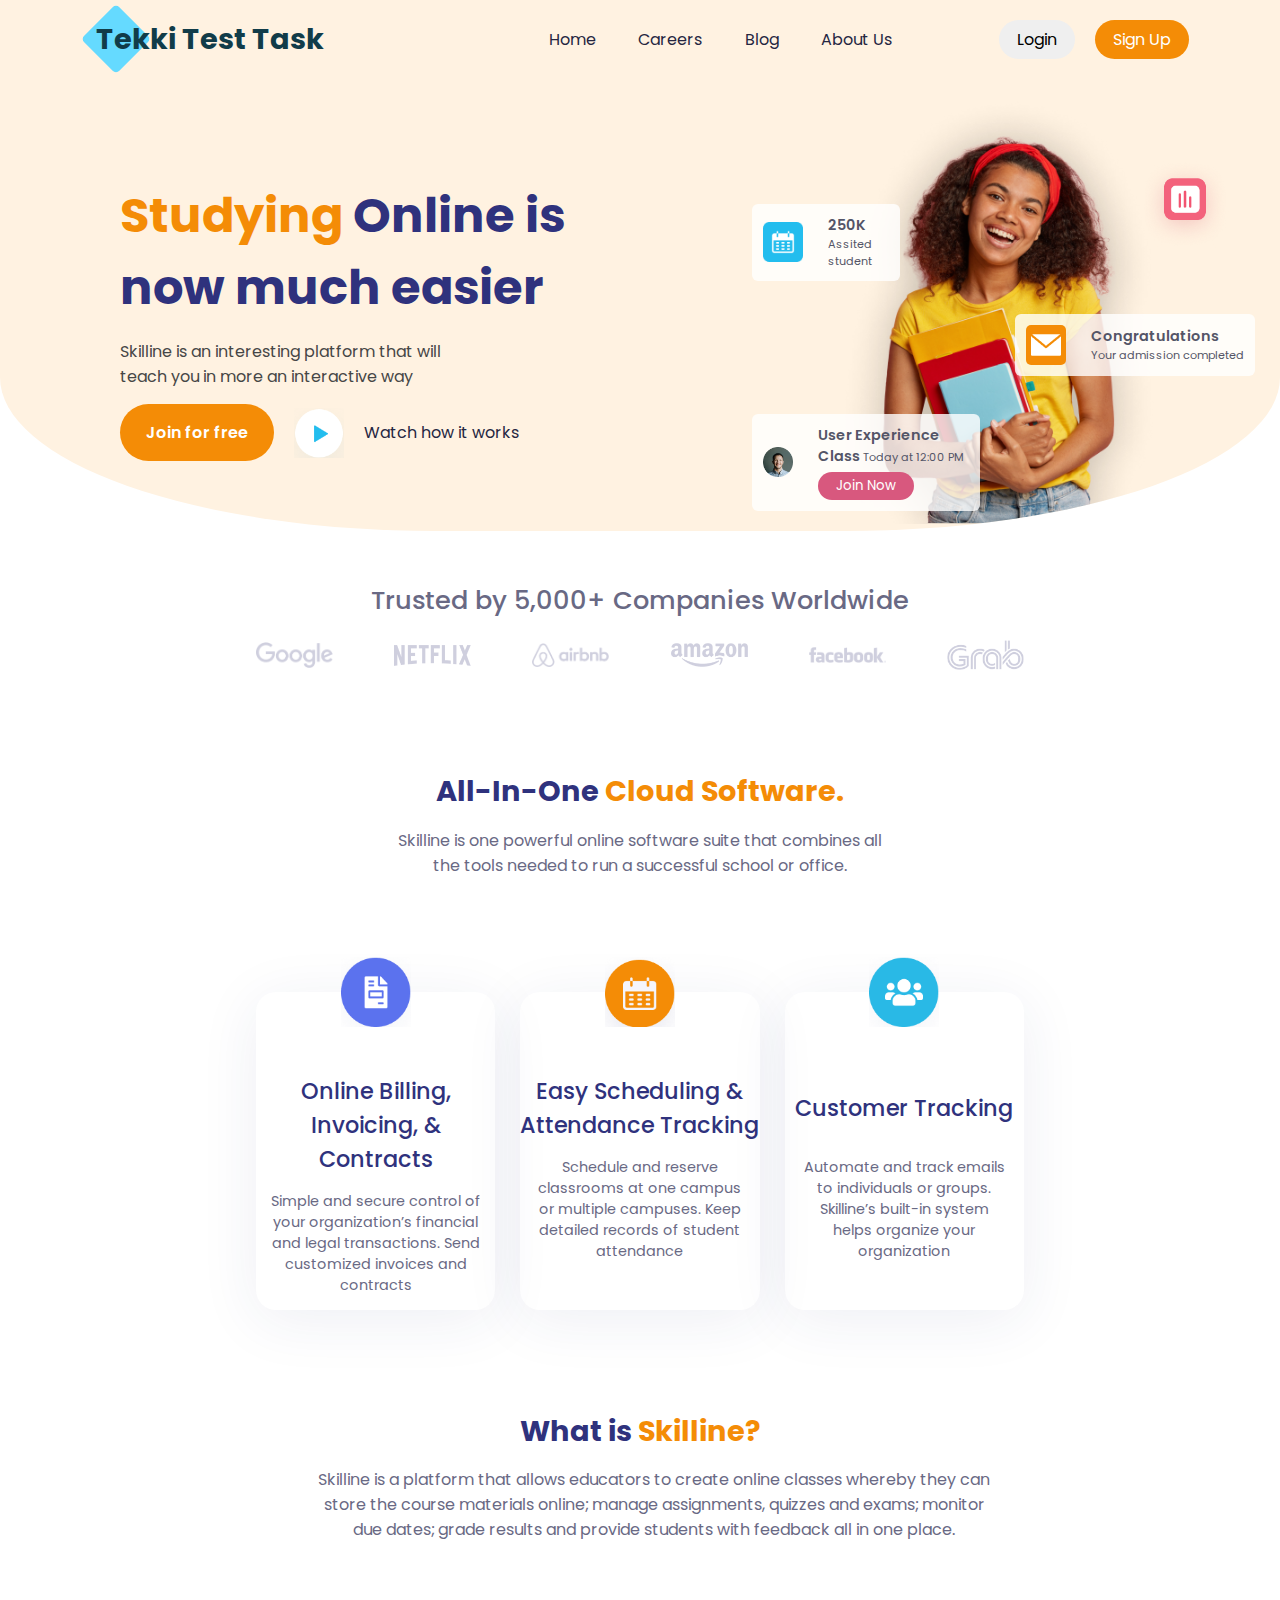
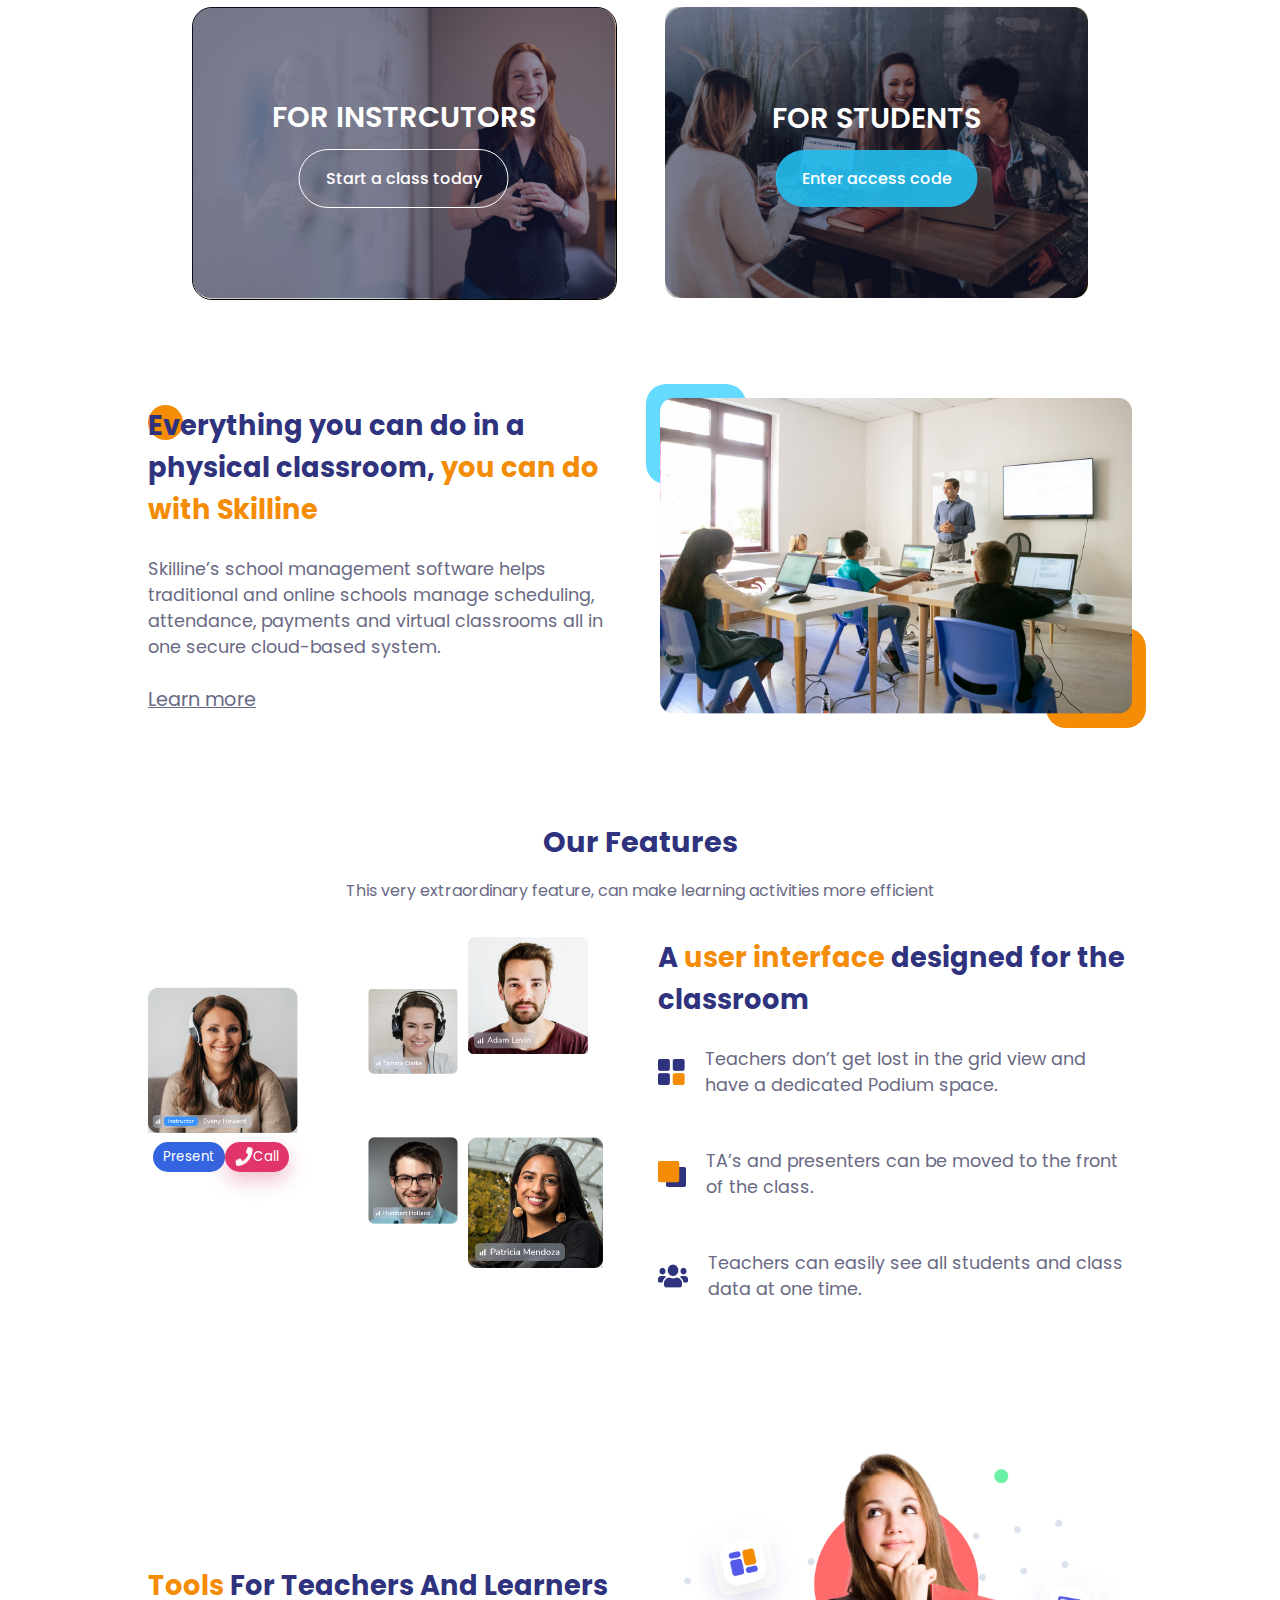
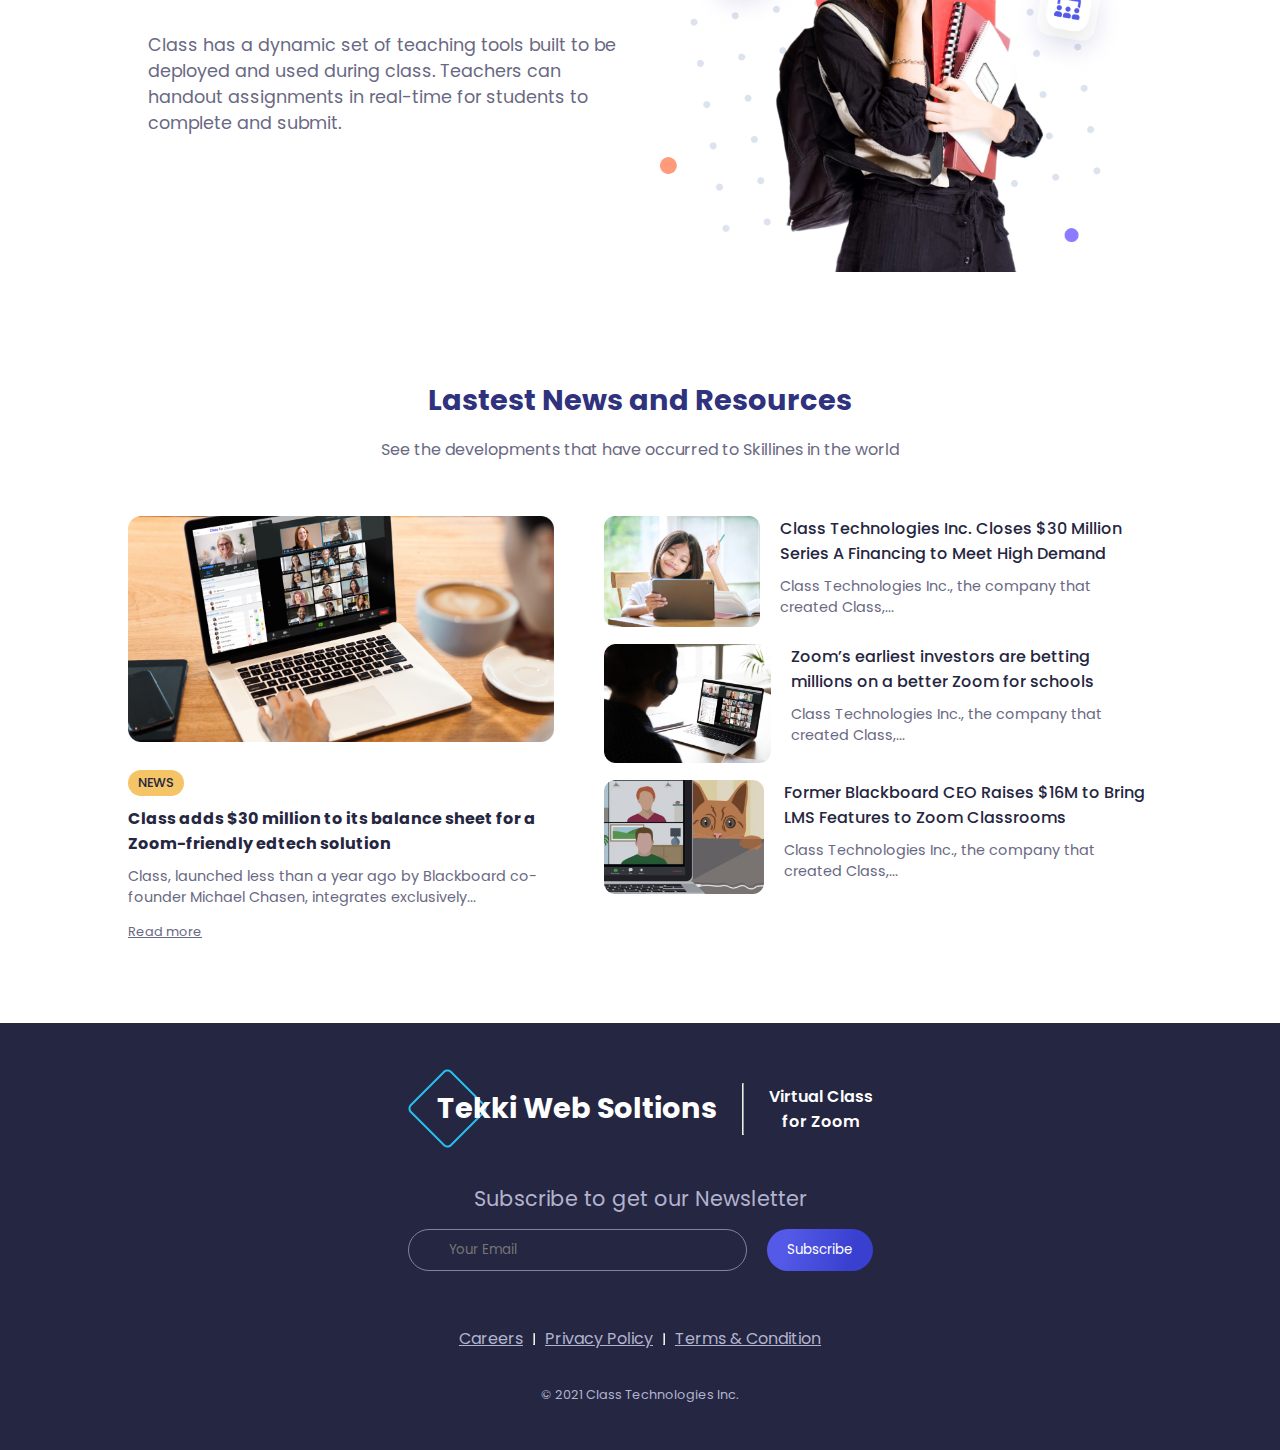
<file: index.html>
<!DOCTYPE html>
<html lang="en">

<head>
    <meta charset="UTF-8">
    <meta name="viewport" content="width=device-width, initial-scale=1.0">
    <title>Document</title>
    <link rel="preconnect" href="https://fonts.googleapis.com">
    <link rel="preconnect" href="https://fonts.gstatic.com" crossorigin>
    <link
        href="https://fonts.googleapis.com/css2?family=Nunito:wght@200;400&family=Open+Sans:wght@400;600&family=Poppins:ital,wght@0,100;0,200;0,300;0,400;0,500;0,600;0,700;0,800;0,900;1,100;1,200;1,300;1,400;1,500;1,600;1,700;1,800;1,900&display=swap"
        rel="stylesheet">
    <link rel="stylesheet" href="./css/style.css">
</head>

<body>
    <section class="main-container">
        <nav>
            <div class="header-label">
                <img src="./images/sky-blue.png" alt="">
                <h2>Tekki Test Task</h2>
            </div>
            <div class="toggle-btn">
                <button id="toggleBtn">Menu</button>
            </div>
            <div class="header-links">
                <ul>
                    <a href="">
                        <li>Home</li>
                    </a>
                    <a href="">
                        <li>Careers</li>
                    </a>
                    <a href="">
                        <li>Blog</li>
                    </a>
                    <a href="">
                        <li>About Us</li>
                    </a>
                </ul>
            </div>
            <div class="header-btns">
                <button class="login">Login</button>
                <button class="register">Sign Up</button>
            </div>
        </nav>
        <!-- main section starts from here -->
        <section class="inner-container">
            <div class="inner-left">
                <div class="inner-left-content">
                    <h1><span>Studying</span> Online is now much easier</h1>
                    <p>Skilline is an interesting platform that will teach you in more an interactive way </p>
                    <div class="content-btns">
                        <button class="join-btn">Join for free</button>
                        <img src="./images/play.png" alt="" class="play">
                        <span>Watch how it works</span>
                    </div>
                </div>
            </div>
            <div class="inner-right">
                <div class="inner-right-img-cntnr">
                    <img src="./images/lovely-teenage-girl-with-curly-hair-posing-yellow-tshirt-min 1.png" alt="">
                </div>
                <div class="badge1">
                    <img src="./images/calendar.png" alt="">
                    <p><span>250K</span> <br> Assited student</p>
                </div>
                <div class="badge2">
                    <img src="./images/email.png" alt="">
                    <p><span>Congratulations
                        </span> <br> Your admission completed</p>
                </div>
                <div class="badge3">
                    <img src="./images/user.png" alt="">
                    <p> <span>User Experience Class
                        </span>Today at 12:00 PM <br>
                        <button>Join Now</button>
                    </p>
                </div>
                <div class="badge4">
                    <img src="./images/insights.png" alt="">
                </div>
            </div>
        </section>
    </section>
    <!-- main top section ends -->
    <div class="socials">
        <h4>Trusted by 5,000+ Companies Worldwide</h4>
        <div class="socials-container">
            <div class="social-logo">
                <img src="./images/google.png" alt="">
            </div>
            <div class="social-logo">
                <img src="./images/netflix.png" alt="">
            </div>
            <div class="social-logo">
                <img src="./images/airbnb.png" alt="">
            </div>
            <div class="social-logo">
                <img src="./images/amazon.png" alt="">
            </div>
            <div class="social-logo">
                <img src="./images/facebook.png" alt="">
            </div>
            <div class="social-logo">
                <img src="./images/grab-logo.png" alt="">
            </div>
        </div>
    </div>
    <!-- benifits section -->
    <section class="benifits-section">
        <div class="benifits-section-heading">
            <h3>All-In-One <span> Cloud Software.</span></h3>
            <p>Skilline is one powerful online software suite that combines all the tools needed to run a successful
                school or office.
            </p>
        </div>
        <div class="cards-container">
            <div class="card">
                <img src="./images/billing.png" alt="">
                <h4 class="card-description">Online Billing,<br> Invoicing, & Contracts
                </h4>
                <p>Simple and secure control of your organization’s financial and legal transactions. Send customized
                    invoices and contracts</p>
            </div>
            <div class="card">
                <img src="./images/attendence.png" alt="">
                <h4 class="card-description">Easy Scheduling & Attendance Tracking</h4>
                <p>Schedule and reserve classrooms at one campus or multiple campuses. Keep detailed records of student
                    attendance</p>
            </div>
            <div class="card">
                <img src="./images/people.png" alt="">
                <h4 class="card-description">Customer Tracking</h4>
                <p>Automate and track emails to individuals or groups. Skilline’s built-in system helps organize your
                    organization </p>
            </div>
        </div>
    </section>
    <!-- skilline section -->
    <section class="skilline-section">
        <div class="skilline-section-heading">
            <h3>What is<span> Skilline?</span></h3>
            <p>Skilline is a platform that allows educators to create online classes whereby they can store the course
                materials online; manage assignments, quizzes and exams; monitor due dates; grade results and provide
                students with feedback all in one place.
            </p>
        </div>
        <div class="skilline-imgs-container">
            <div class="image">
                <img src="./images/instructor.png" alt="" class="black">
                <div class="centered-text">
                    <h3>FOR INSTRCUTORS</h3>
                    <button class="instr-btn">Start a class today</button>
                </div>
                <div class="overlay"></div>
            </div>
            <div class="image">
                <img src="./images/students.png" alt="">
                <div class="centered-text">
                    <h3>FOR STUDENTS</h3>
                    <button class="stu-btn">Enter access code</button>
                </div>
                <div class="overlay" id="light"></div>
            </div>
        </div>
    </section>
    <!-- video section starts from here -->
    <div class="container">
        <div class="text-container">
            <div class="circle-left"> <img src="./images/orange.png" alt=""></div>
            <h3 class="text-heading">Everything you can do in a physical classroom, <span> you can do with Skilline</span>
            </h3>
            <p>Skilline’s school management software helps traditional and online schools manage scheduling, attendance,
                payments and virtual classrooms all in one secure cloud-based system.
            </p>

            <a href="">Learn more</a>
        </div>
        <div class="image-container">
            <div class="left-top"><img src="./images/sky-blue.png" alt=""></div>
            <div class="right-bottom"><img src="./images/orange.png" alt=""></div>
            <img src="./images/class.png" alt="Image">
        </div>
    </div>
    <!-- Our features secion starts from here -->
    <section class="content-top">
        <div class="benifits-section-heading">
            <h3>Our Features</h3>
            <p>This very extraordinary feature, can make learning activities more efficient</p>
        </div>
        <div class="content-section">
            <div class="content-container">
                <div class="content-image-container">
                    <div class="item1"><img src="./images/one.png" alt="Image 1">
                        <div class="btnss">
                            <button class="present">Present</button>
                            <button class="call"><img src="./images/Vector.png" alt="">Call</button>
                        </div>
                    </div>
                    <div class="item2"><img src="./images/two.png" alt="Image 2"></div>
                    <div class="item3"><img src="./images/three.png" alt="Image 3"></div>
                    <div class="item4"><img src="./images/four.png" alt="Image 4"></div>
                    <div class="item5"><img src="./images/five.png" alt="Image 5"></div>
                </div>
                <div class="text-container">
                    <h3 class="text-heading">A <span>user interface </span> designed for the classroom
                    </h3>
                    <div class="list-container">
                        <div class="list"><img src="./images/l1.png" alt="">
                            <p>Teachers don’t get lost in the grid view and have a dedicated Podium space.</p>
                        </div>
                        <div class="list"><img src="./images/l2.png" alt="">
                            <p>TA’s and presenters can be moved to the front of the class.</p>
                        </div>
                        <div class="list"><img src="./images/l3.png" alt="">
                            <p>Teachers can easily see all students and class data at one time.</p>
                        </div>
                    </div>
                </div>
            </div>
        </div>
    </section>
    <!-- <section class="content-section">
        <div class="content-container">
            <div class="text-container">
                <h2>T</h2>
                <p>This is the text content for the second container.</p>
            </div>
            <div class="content-image-container">
                <img src="image6.jpg" alt="Image 6">
            </div>
        </div>
        </section> -->
    <div class="container">
        <div class="text-container">
            <h3 class="text-heading"><span>Tools </span> For Teachers And Learners
            </h3>
            <p>Class has a dynamic set of teaching tools built to be deployed and used during class. Teachers can
                handout assignments in real-time for students to complete and submit.</p>
        </div>
        <div class="image-container">
            <img src="./images/tools-img.png" alt="Image">
        </div>
    </div>
    <!-- Last Section of this page -->
    <section class="last-section">
        <div class="benifits-section-heading">
            <h3>Lastest News and Resources</h3>
            <p>See the developments that have occurred to Skillines in the world</p>
        </div>
        <div class="news-container">
            <div class="vertical">
                <div class="vertical-img">
                    <img src="./images/vr1.png" alt="">
                </div>
                <div class="news-text">
                    <button>NEWS</button>
                    <h4>Class adds $30 million to its balance sheet for a Zoom-friendly edtech solution</h4>
                    <p>Class, launched less than a year ago by Blackboard co-founder Michael Chasen, integrates
                        exclusively...</p>
                    <a href="">Read more</a>
                </div>
            </div>

            <div class="horizontal">
                <div class="news-row">
                    <div class="row-img">
                        <img src="./images/hr1.png" alt="">
                    </div>
                    <div>
                        <h2>Class Technologies Inc. Closes $30 Million Series A Financing to Meet High Demand</h2>
                        <p>Class Technologies Inc., the company that created Class,...</p>
                    </div>
                </div>
                <div class="news-row">
                    <div class="row-img">
                        <img src="./images/hr2.png" alt="">
                    </div>
                    <div>
                        <h2>Zoom’s earliest investors are betting millions on a better Zoom for schools</h2>
                        <p>Class Technologies Inc., the company that created Class,...</p>
                    </div>
                </div>
                <div class="news-row">
                    <div class="row-img">
                        <img src="./images/hr3.png" alt="">
                    </div>
                    <div>
                        <h2>Former Blackboard CEO Raises $16M to Bring LMS Features to Zoom Classrooms</h2>
                        <p>Class Technologies Inc., the company that created Class,...</p>
                    </div>

                </div>
            </div>
        </div>
    </section>
    <!-- footer -->
    <footer>
        <div class="inn">
            <div class="footer-label">
                <img src="./images/footerpoly.png" alt="">
                <h2>Tekki Web Soltions</h2>
                <hr>
                <p>Virtual Class <br> for Zoom</p>
            </div>

            <div class="nwsltr">
                <p>Subscribe to get our Newsletter</p>
            </div>
            <div class="input">
                <input type="email" name="" id="" placeholder="Your Email">
                <button>Subscribe</button>
            </div>
            <div class="footer-links">
                <a href="">Careers</a>
                <hr /><a href="">Privacy Policy</a>
                <hr /><a href="">Terms & Condition</a>
            </div>
            <div class="copyright">
                <p>© 2021 Class Technologies Inc.</p>
            </div>
        </div>
    </footer>
    <script>
        document.getElementById('toggleBtn').addEventListener('click', function () {
            document.querySelector('.header-links ul').classList.toggle('show');
            document.querySelector('.header-btns').classList.toggle('show');
        });
    </script>
</body>

</html>
</file>
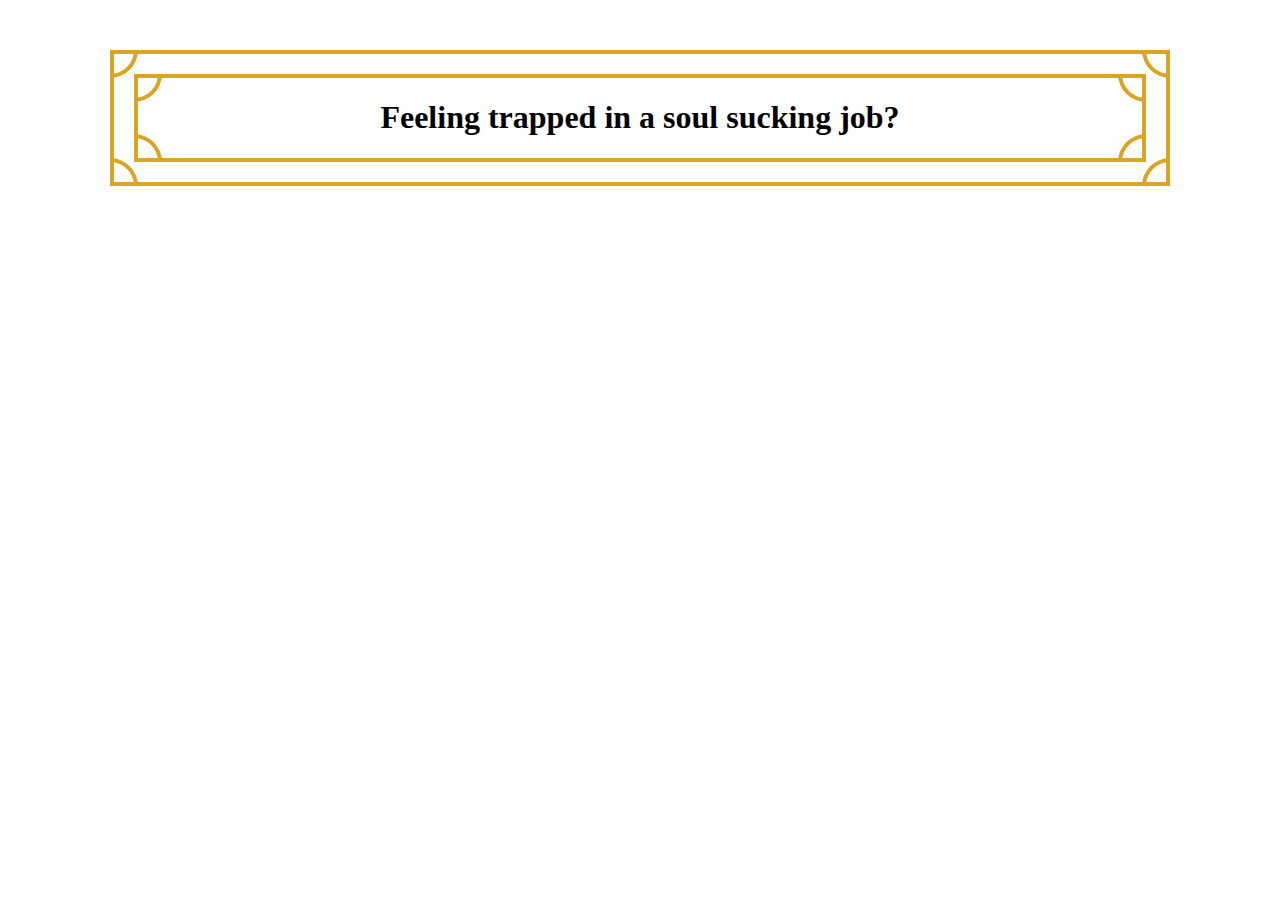
<file: border.html>
<!DOCTYPE html>
<html lang="en">

<head>
    <meta charset="UTF-8">
    <meta name="viewport" content="width=device-width, initial-scale=1.0">
    <title>calculator</title>
    <style>
        .container {
            width: 80%;
            padding: 20px;
            margin: auto;
            text-align: center;
            border: 4px solid goldenrod;
            position: relative;
            margin-top: 50px;
        }

        .inner {
            border: 4px solid goldenrod;
            position: relative;
        }
        .container .curved-lt {
            width: 20px;
            height: 20px;
            border-top-right-radius: 80px;
            transform: rotate(90deg);
            position: absolute;
            border: 4px solid goldenrod;
            top: -4px;
            left: -4px;
        }

        .container .curved-rt {
            width: 20px;
            height: 20px;
            border-top-right-radius: 80px;
            transform: rotate(180deg);
            position: absolute;
            border: 4px solid goldenrod;
            top: -4px;
            right: -4px;
        }

        .container .curved-lb {
            width: 20px;
            height: 20px;
            border-top-right-radius: 80px;
            position: absolute;
            border: 4px solid goldenrod;
            bottom: -4px;
            left: -4px;
        }

        .container .curved-rb {
            width: 20px;
            height: 20px;
            border-top-right-radius: 80px;
            transform: rotate(-90deg);
            position: absolute;
            border: 4px solid goldenrod;
            bottom: -4px;
            right: -4px;
        }
    </style>
</head>

<body>
    <div class="container">
        <div class="curved-lt"></div>
        <div class="curved-rt"></div>
        <div class="curved-lb"></div>
        <div class="curved-rb"></div>
        <div class="inner">
            <div class="curved-lt"></div>
            <div class="curved-rt"></div>
            <div class="curved-lb"></div>
            <div class="curved-rb"></div>
            <h1>Feeling trapped in a soul sucking job?</h1>
        </div>
    </div>
</body>

</html>
</file>
<file: css/style.css>
* {
    margin: 0;
    padding: 0;
    font-family: poppins;

}

.main-container {
    width: 100%;
}

.main-container nav {
    background-color: #FFF2E1;
    display: flex;
    padding: 0.9rem;
    justify-content: space-evenly;
    align-items: center;
    gap: 10px;
}

.header-label img {
    width: 50px;
    height: 50px;
    transform: rotate(45deg);
    border-radius: 5px;
}

.header-label h2 {
    color: #113C49;
    font-size: 1.8rem;
    margin-left: -45px;
    z-index: 2;
}

.header-label {
    display: flex;
    align-items: center;
}

#toggleBtn {
    display: none;
    background-color: transparent;
    border: none;
    cursor: pointer;
    font-size: 1rem;
    color: #2F327D;
}

.show {
    display: block !important;
}

.header-links {
    padding-left: 4rem;
}

.header-links ul {
    display: flex;
    align-items: center;
    list-style: none;
    justify-content: space-between;
}

.header-links ul a {
    text-decoration: none;
    margin: 0px 15px;

}

.header-links ul li {
    padding: 0rem 0.7rem;
    color: #252641;
    font-size: 1rem;

}

.header-btns {
    display: flex;
    gap: 20px;
}

.header-btns button {
    padding: 7px 18px;
    font-size: 1rem;
    border: none;
    border-radius: 80px;
}

.header-btns button.log {
    color: #6C6C6C;
}

.header-btns button.register {
    background-color: #F48C06;
    color: #ffffff;
}

.inner-container {
    background-color: #FFF2E1;
    display: flex;
    align-items: center;
    flex: 1;
    justify-content: space-evenly;
    gap: 40px;
    border-bottom-left-radius: 100px;
    border-bottom-right-radius: 100px;
    position: relative;
    width: 100%;
    overflow: hidden;
    border-radius: 0% 0% 34% 34%;
}

.inner-left {
    display: flex;
    justify-content: end;
}

.inner-left-content {
    padding: 1rem;
    width: 80%;
    /* background-color: tan; */
    margin-top: 2rem;
}

.inner-left h1 {
    font-family: Poppins;
    color: #2F327D;
    font-size: 3rem;
    font-weight: 700;
    /* line-height: 81px; */
}

.inner-left-content span {
    color: #F48C06;
}

.inner-left-content p {
    color: #464646;
    margin: 15px 0px;
    width: 65%;
}

.content-btns {
    align-items: center;
    display: flex;
    gap: 20px;
}

.content-btns span {
    color: #252641;
}

button.join-btn {
    background-color: #F48C06;
    color: #ffffff;
    padding: 16px 26px;
    font-size: 1rem;
    border: none;
    /* margin-top: 20px; */
    font-weight: 600;
    border-radius: 80px;
}

.inner-left-content img.play {
    width: 50px;
    height: 50px;
    display: flex;
    /* padding: 0.6rem 0rem; */
}

.inner-right {
    display: flex;
    justify-content: center;
    position: relative;
}

.inner-right-img-cntnr {
    width: 60%;
}

.inner-right-img-cntnr img {
    max-width: 100%;
}

.badge1 {
    background-color: #FFFFFFCC;
    display: flex;
    align-items: center;
    gap: 25px;
    position: absolute;
    border-radius: 6px;
    top: 125px;
    right: 380px;
    padding: 0.7rem;
    color: #545567;
    margin-left: 30px;
}

.badge1 p span {
    font-size: 0.9rem;
    font-weight: 600;
}

.badge1 p {
    font-size: 0.7rem;
}

.badge1 img {
    width: 40px;
    height: 40px;

}

.badge1 h2 {
    margin: 0;
}

.badge2 {
    background-color: #FFFFFFCC;
    display: flex;
    align-items: center;
    gap: 25px;
    position: absolute;
    border-radius: 6px;
    top: 235px;
    right: 25px;
    padding: 0.7rem;
    color: #545567;
    margin-left: 30px;
}

.badge2 p span {
    font-size: 0.9rem;
    font-weight: 600;
}

.badge2 p {
    font-size: 0.7rem;
}

.badge2 img {
    width: 30px;
    height: 30px;
    padding: 5px;
    border-radius: 5px;
    background-color: #F48C06;
}

.badge3 {
    background-color: #FFFFFFCC;
    display: flex;
    align-items: center;
    gap: 25px;
    position: absolute;
    border-radius: 6px;
    top: 335px;
    right: 300px;
    padding: 0.7rem;
    color: #545567;
    margin-left: 30px;
}

.badge3 p span {
    font-size: 0.9rem;
    font-weight: 600;
}

.badge3 p {
    font-size: 0.7rem;
}

.badge3 img {
    width: 30px;
    height: 30px;
    /* padding: 5px; */
}

.badge3 p button {
    color: white;
    padding: 4px 18px;
    margin-top: 5px;
    border: none;
    border-radius: 80px;
    background-color: #D8587E;
}

.badge4 {
    position: absolute;
    top: 80px;
    right: 50px;
}

.badge4 img {
    width: 90px;
    height: 90px;
}

/* main top section ends */
.socials h4 {
    font-weight: 500;
    font-size: 1.6rem;
    text-align: center;
    margin-top: 50px;
    color: #696984;
}

.socials-container {
    display: flex;
    width: 60%;
    margin: auto;
    margin-top: 20px;
    justify-content: space-between;
}

.social-logo {
    width: 10%;
    display: flex;
    justify-content: center;
    align-items: center;
    vertical-align: middle;
}

.social-logo img {
    max-width: 100%;
}

.benifits-section {
    width: 60%;
    margin: auto;
    margin-top: 100px;
}

.benifits-section-heading {
    text-align: center;
    margin: auto;
    width: 70%;
}

.benifits-section-heading h3 {
    font-size: 1.8rem;
    color: #2F327D;
}

.benifits-section-heading p {
    color: #696984;
    font-size: 1rem;
    padding: 0.9rem 0.9rem;
}

.benifits-section-heading h3 span {
    color: #F48C06;
}

.cards-container {
    display: grid;
    grid-template-columns: 1fr 1fr 1fr;
    gap: 25px;
    margin-top: 100px;
}

.card {
    border-radius: 20px;
    text-align: center;
    box-shadow: 0px 10px 60px 0px #262D7614;
}

.card h4 {
    font-size: 1.4rem;
    color: #2F327D;
    font-weight: 500;
}

.card p {
    color: #696984;
    font-size: 0.9rem;
    padding: 0.9rem 0.9rem;
}

.card img {
    width: 70px;
    height: 70px;
    margin-top: -35px;
    margin-bottom: 40px;
}

.card:last-child h4 {
    margin-top: 17px;
    margin-bottom: 17px;
}

.skilline-section {
    /* height: 50vh; */
    width: 70%;
    margin: auto;
    margin-top: 100px;
}

.skilline-section-heading {
    text-align: center;
    margin: auto;
    width: 75%;
}

.skilline-section-heading h3 {
    font-size: 1.8rem;
    color: #2F327D;
}

.skilline-section-heading p {
    color: #696984;
    font-size: 1rem;
    width: 100%;
    padding: 0.9rem 0.9rem;
}

.skilline-section-heading h3 span {
    color: #F48C06;
}

.skilline-imgs-container {
    display: flex;
    /* flex:1; */
    gap: 50px;
    margin-top: 50px;
    /* justify-content: space-between; */
}

.skilline-imgs-container .image {
    width: 50%;
    border-radius: 80px;
    position: relative;
}

.skilline-imgs-container .image img {
    width: 100%;
    height: 100%;
    position: relative;
}

.skilline-imgs-container .image .centered-text {
    position: absolute;
    top: 50%;
    left: 50%;
    width: 100%;
    color: #ffffff;
    transform: translate(-50%, -50%);
    display: flex;
    flex-direction: column;
    gap: 10px;
    z-index: 2;
}

.image img.black {
    border: 1px solid #000000;
    border-radius: 20px;
}

.centered-text h3 {
    text-align: center;
    font-size: 1.8rem;
    font-weight: 600;
}

.centered-text button {
    padding: 16px 26px;
    font-size: 1rem;
    /* margin-top: 20px; */

    font-weight: 500;
    margin: auto;
    border-radius: 80px;
}

.centered-text .stu-btn {
    border: none;
    color: white;
    cursor: pointer;
    background-color: #23BDEEE5;
}

.centered-text .instr-btn {
    border: 1px white solid;
    background-color: transparent;
    color: white;
    cursor: pointer;
}

.overlay {
    position: absolute;
    top: 0;
    left: 0;
    width: 100%;
    height: 100%;
    border-radius: 20px;
    background: #171B4180;
}

#light {
    background: #171B4173;
}

.container {
    display: flex;
    align-items: center;
    width: 80vw;
    margin: auto;
    margin: 80px auto;
}

.text-container {
    flex: 1;
    padding: 20px;
    position: relative;
}
.circle-left{
    position: absolute;
    z-index: -1;
}
.present{
    color: white;
    background-color: #3465E1;
    padding: 5px 10px;
    border-radius: 20px;
    border: none;
    float: left;
}
.btnss{
    padding: 2px 5px;
    height: inherit;
}
.call{
    color: white;
    background-color:#E13468;
    padding: 5px 10px;
    box-shadow: 0px 8.511263847351074px 20.427032470703125px 0px #CA2F5D4D;
    border-radius: 20px;
    display: flex;
    border: none;
    float:left;
}
.call img{
    width: 30px;
    height: 30px;
}
.circle-left img{
    border-radius: 80px;
    width: 35px;

}
.image-container {
    flex: 1;
    padding: 20px;
    position: relative;
}
.left-top{
    position: absolute;
    left: 6px;
    top: 6px;
    z-index: -1;
}
.right-bottom{
    position: absolute;
    bottom: 6px;
    z-index: -1;
    right: 6px;
}
.left-top img{
    border-radius: 20px;
}
.right-bottom img{
    border-radius: 20px;

}

.image-container img {
    max-width: 100%;
    height: auto;
}

h3.text-heading {
    font-size: 1.7rem;
    color: #2F327D;
}

.text-container h3.text-heading span {
    color: #F48C06;

}

.text-container p {
    margin: 25px 0px;
    color: #696984;
    font-size: 1.1rem;
}

.text-container a {
    color: #696984;
    font-size: 1.2rem;
}

/* features section */
.content-section {
    display: flex;
    justify-content: space-between;
    align-items: flex-start;
    width: 80vw;
    margin: auto;
}

.content-container {
    flex: 1;
    display: flex;
    /* align-items: center; */
}

.content-image-container {
    display: grid;
    grid-template-columns: repeat(3, 150px);
    padding: 20px;
    grid-gap: 10px;
}

.item1 {
    grid-row: span 2;
    margin-top: 50px;
}

.item1 img {
    width: 100%;
    height: auto;
}

.item5 img {
    width: 90%;
}

.item3 img {
    width: 80%;
}

.item2 img,
.item4 img {
    width: 60%;
    float: right;
}

.item2 img {
    margin-top: 50px;
}

.content-text-container {
    padding-right: 20px;

}

.content-text-container h2 {
    font-size: 1rem;
    color: #2F327D;

}

.content-text-container h2 span {
    color: #F48C06;
}

.content-text-container p {
    font-size: 0.9rem;
    color: #666;
}

.list-container {
    display: flex;
    flex-direction: column;
}

.list-container .list {
    display: flex;
    gap: 20px;
    align-items: center;
}

.list img {
    max-width: 100%;
}

/* last */
.last-section {
    width: 80vw;
    margin: auto;
    margin-bottom: 80px;
}

.news-container {
    display: flex;
    gap: 50px;
    justify-content: space-between;
    margin-top: 40px;
}

.vertical {
    display: flex;
    flex-direction: column;
    gap: 20px;
}

.vertical-img {
    width: 100%;
}

.vertical-img img {
    max-width: 100%;
}

.news-text h4 {
    font-size: 1rem;
    margin: 10px 0px;
    color: #252641;
}

.news-text p {
    color: #696984;
    font-size: 0.9rem;
    padding-bottom: 10px;
}

.news-text a {
    font-size: 0.8rem;
    color: #696984;
}

.news-text button {

    padding: 4px 10px;
    border-radius: 80px;
    font-size: 0.8rem;
    font-weight: 500;
    border: none;
    background-color: #F4C467;
    color: #252641;
}

.horizontal {
    display: flex;
    flex-direction: column;
    gap: 10px;

}

.news-row {
    display: flex;
    gap: 20px;

}

.news-row h2 {
    font-size: 1rem;
    color: #252641;
    font-weight: 500;
}

.news-row p {
    font-size: 0.9rem;
    margin-top: 10px;
    color: #696984;
}

.row-img img {
    max-width: 100%;
}

/* footer section */
footer {
    display: flex;
    padding: 1.6rem 1rem;
    background-color: #252641;
    justify-content: center;
}

footer .inn {
    /* background-color: red; */
    text-align: center;
    display: flex;
    padding: 20px 20px;
    flex-direction: column;
    gap: 15px;
}

.footer-label {
    display: flex;
    justify-content: center;
    align-items: center;
}

.footer-label hr {
    width: 50px;
    color: #626381;
    transform: rotate(90deg);
}

.footer-label h2 {
    margin-left: -50px;
    font-size: 1.8rem;
    color: white;
}

.footer-label p {
    font-size: 1rem;
    font-weight: 600;
    color: white;
}

.nwsltr {
    color: #B2B3CF;
    font-size: 1.3rem;
    margin-top: 20px;
}

.input {
    display: flex;
    gap: 20px;
    justify-content: center;
}

.input input {
    padding: 10px 40px;
    background-color: transparent;
    border: 1px solid #83839A;
    border-radius: 80px;
}

.input button {
    padding: 10px 20px;
    border-radius: 80px;
    border: none;
    color: white;
    background: linear-gradient(105.5deg, #545AE7 19.57%, #393FCF 78.85%);

}

.footer-links {
    display: flex;
    margin-top: 20px;
    justify-content: center;
    align-items: center;
}

.footer-links hr {
    height: 10px;
    color: #626381;
}

.footer-links a {
    margin: 20px 10px;
    color: #B2B3CF;

}

.copyright {
    color: #B2B3CF;
    font-size: 0.8rem;
}

/* media queries */


@media screen and (min-width: 768px) {
    .header-links {
        padding-left: 2rem;
    }

    .header-links ul {
        flex-direction: row;
    }

    .header-links ul a {
        margin: 0 10px;
    }

    .header-btns {
        flex-direction: row;
    }
}

@media screen and (max-width: 768px) {

    .main-container nav {
        justify-content: space-between;
        align-items: start;
        flex-direction: column;
    }

    .header-links {
        display: block;
        /* Hide the links */
        padding: 0;
    }

    #toggleBtn {
        display: block;
        position: absolute;
        top: 28px;
        right: 0;
    }

    .toggle-btn {
        display: block;
        /* Show the toggle button */
    }

    .header-links ul,
    .header-btns {
        display: none;
        /* Hide the header links and login/signup buttons */
    }

    .container {
        flex-direction: column;
    }

    .text-container {
        flex: 1;
        margin-right: 20px;
    }

    .image-container {
        order: -1;
    }
}

@media screen and (max-width: 1100px) {
    .text-container h3.text-heading {
        font-size: 1.6rem;
    }

    .text-container p {
        margin: 15px 0px;
        font-size: 1.1rem;
    }

    .text-container a {
        font-size: 0.9rem;
    }
    .text-container{
        text-align: center;
    }

}

@media screen and (max-width: 977px) {

    .content-container {
        flex-direction: column;
        align-items: center;
    }

    .list-container {
        gap: 10px;
    }


    .text-container h3.text-heading {
        font-size: 1.6rem;
    }

    .text-container p {
        margin: 15px 0px;
        font-size: 1.1rem;
    }

    .text-container a {
        font-size: 0.9rem;
    }
    .skilline-imgs-container{
        flex-direction: column;
        align-items: center;
    }
    .skilline-imgs-container .image{
        width: 100%;
    }
}

@media screen and (max-width: 1262px) {

    .badge3 {
        background-color: #FFFFFFCC;
        display: flex;
        align-items: center;
        gap: 25px;
        position: absolute;
        border-radius: 6px;
        top: 250px;
        right: 300px;
        padding: 0.7rem;
        color: #545567;
        margin-left: 30px;
    }
    .inner-left-content{
        margin-top: -50px;
    }
    .inner-left-content h1{
        font-size: 2.6rem;
    }
   
}

@media screen and (max-width: 1089px) {

    .badge3 {
        background-color: #FFFFFFCC;
        display: flex;
        align-items: center;
        gap: 25px;
        position: absolute;
        border-radius: 6px;
        top: 220px;
        right: 300px;
        padding: 0.7rem;
        color: #545567;
        margin-left: 30px;
    }
    .inner-container{
        flex-direction: column;
    }
    .inner-left{
        order: 2;
        margin: 30px 30px;
    }
}

@media screen and (max-width: 1130px) {

  .cards-container{
    grid-template-columns: 1fr;
    gap: 45px;
}

}
@media screen and (max-width: 694px) {

    .content-image-container{
        grid-template-columns: repeat(2, 200px);
    }
  }
  
  
  @media screen and (max-width: 555px) {

    .content-image-container{
        grid-template-columns: repeat(2, 100px);
    }
    .content-image-container .item2 img{
        width: 100%;
        margin: 0;
    }
    .text-container{
        width: 90%;
        margin: auto;
    }
    .footer-label h2{
        font-size:1.3rem ;
    }
   
  }
  
  @media screen and (max-width: 1093px) {
    .news-container{
        flex-direction: column;
        align-items: center;
    }
  }
  @media screen and (max-width: 631px) {
    .news-row{
        flex-direction: column;
        align-items: center;
    }
    .news-row h2, p{
        text-align: center;
    }
  }
  
  @media screen and (max-width: 459px) {
    .input{
        flex-direction: column;
        gap: 10px;
    }
    .footer-label{
        flex-direction: column;
        gap: 10px;
        text-align: center;
        align-items: center;
    }
    .footer-label hr{
        transform: rotate(180deg);
        width: 100%;
    }
    .footer-label h2{
        margin-left: 0;
    }
  }
</file>
